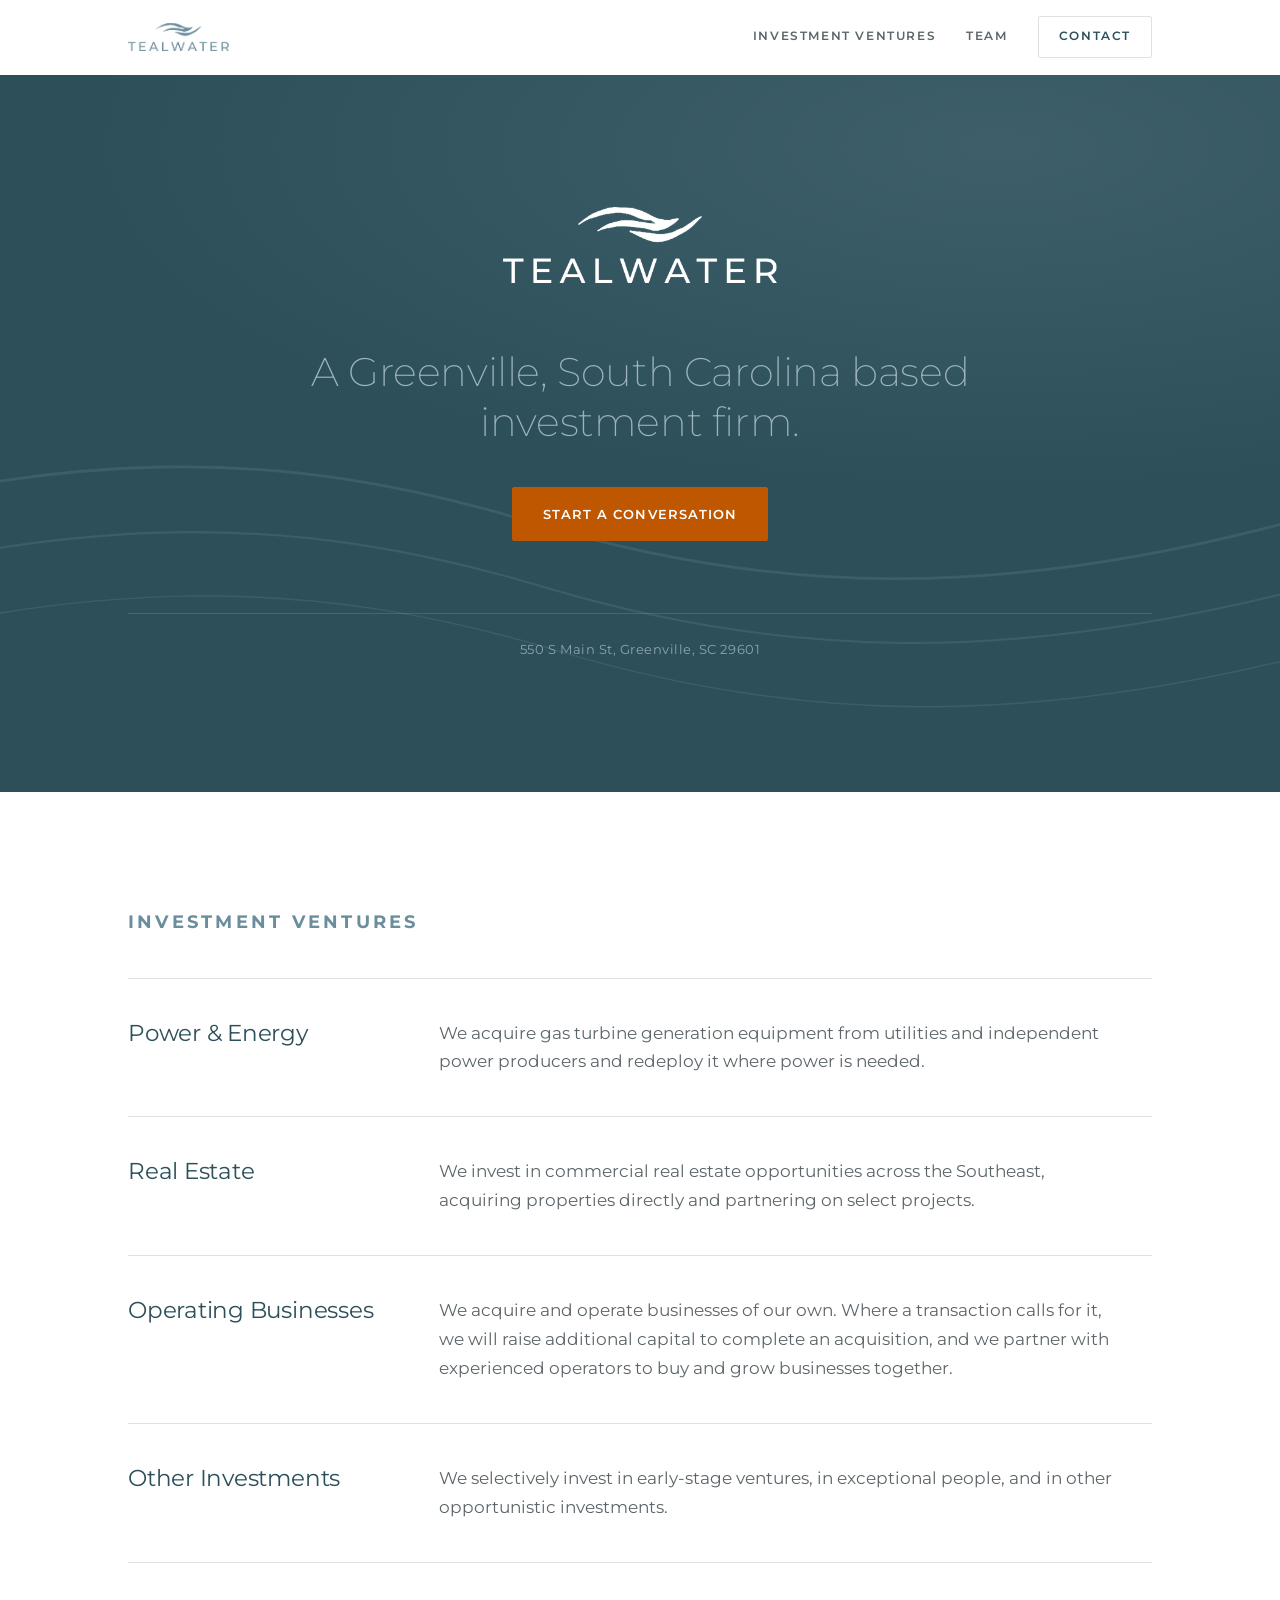
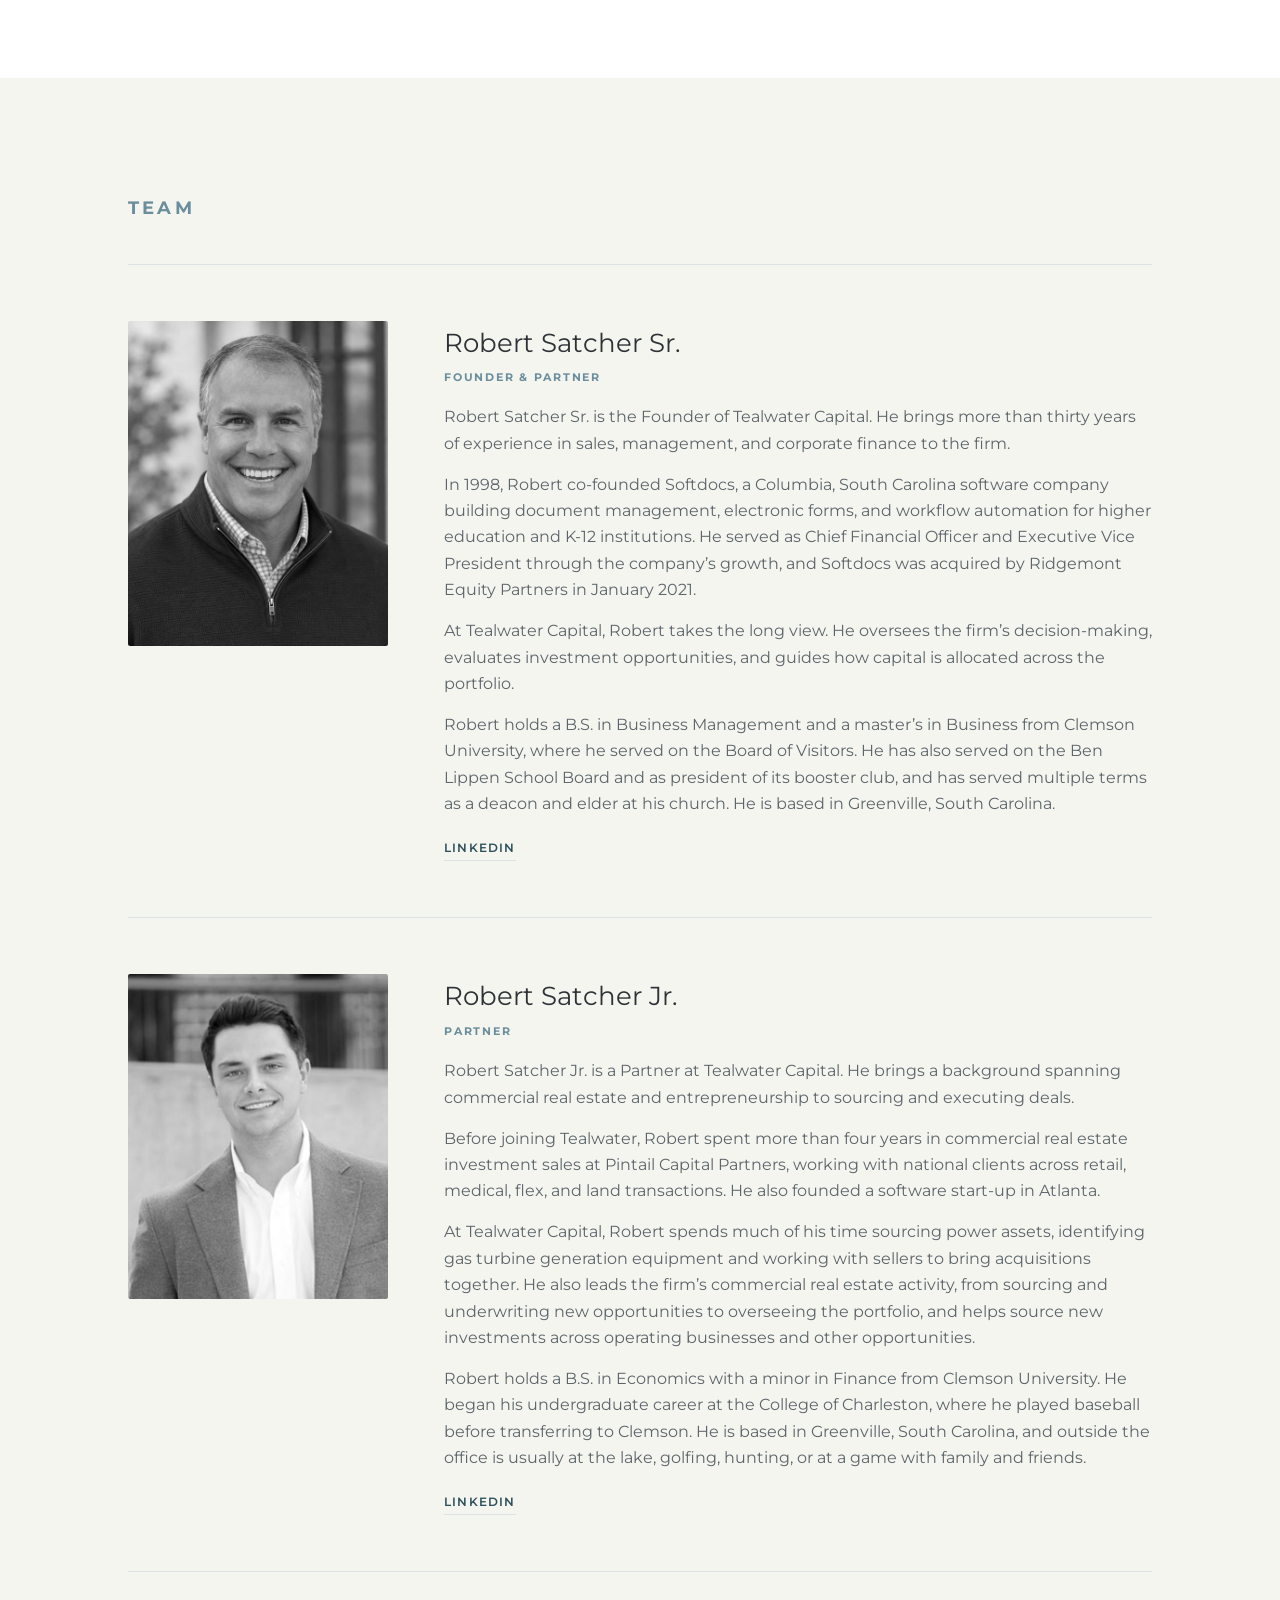
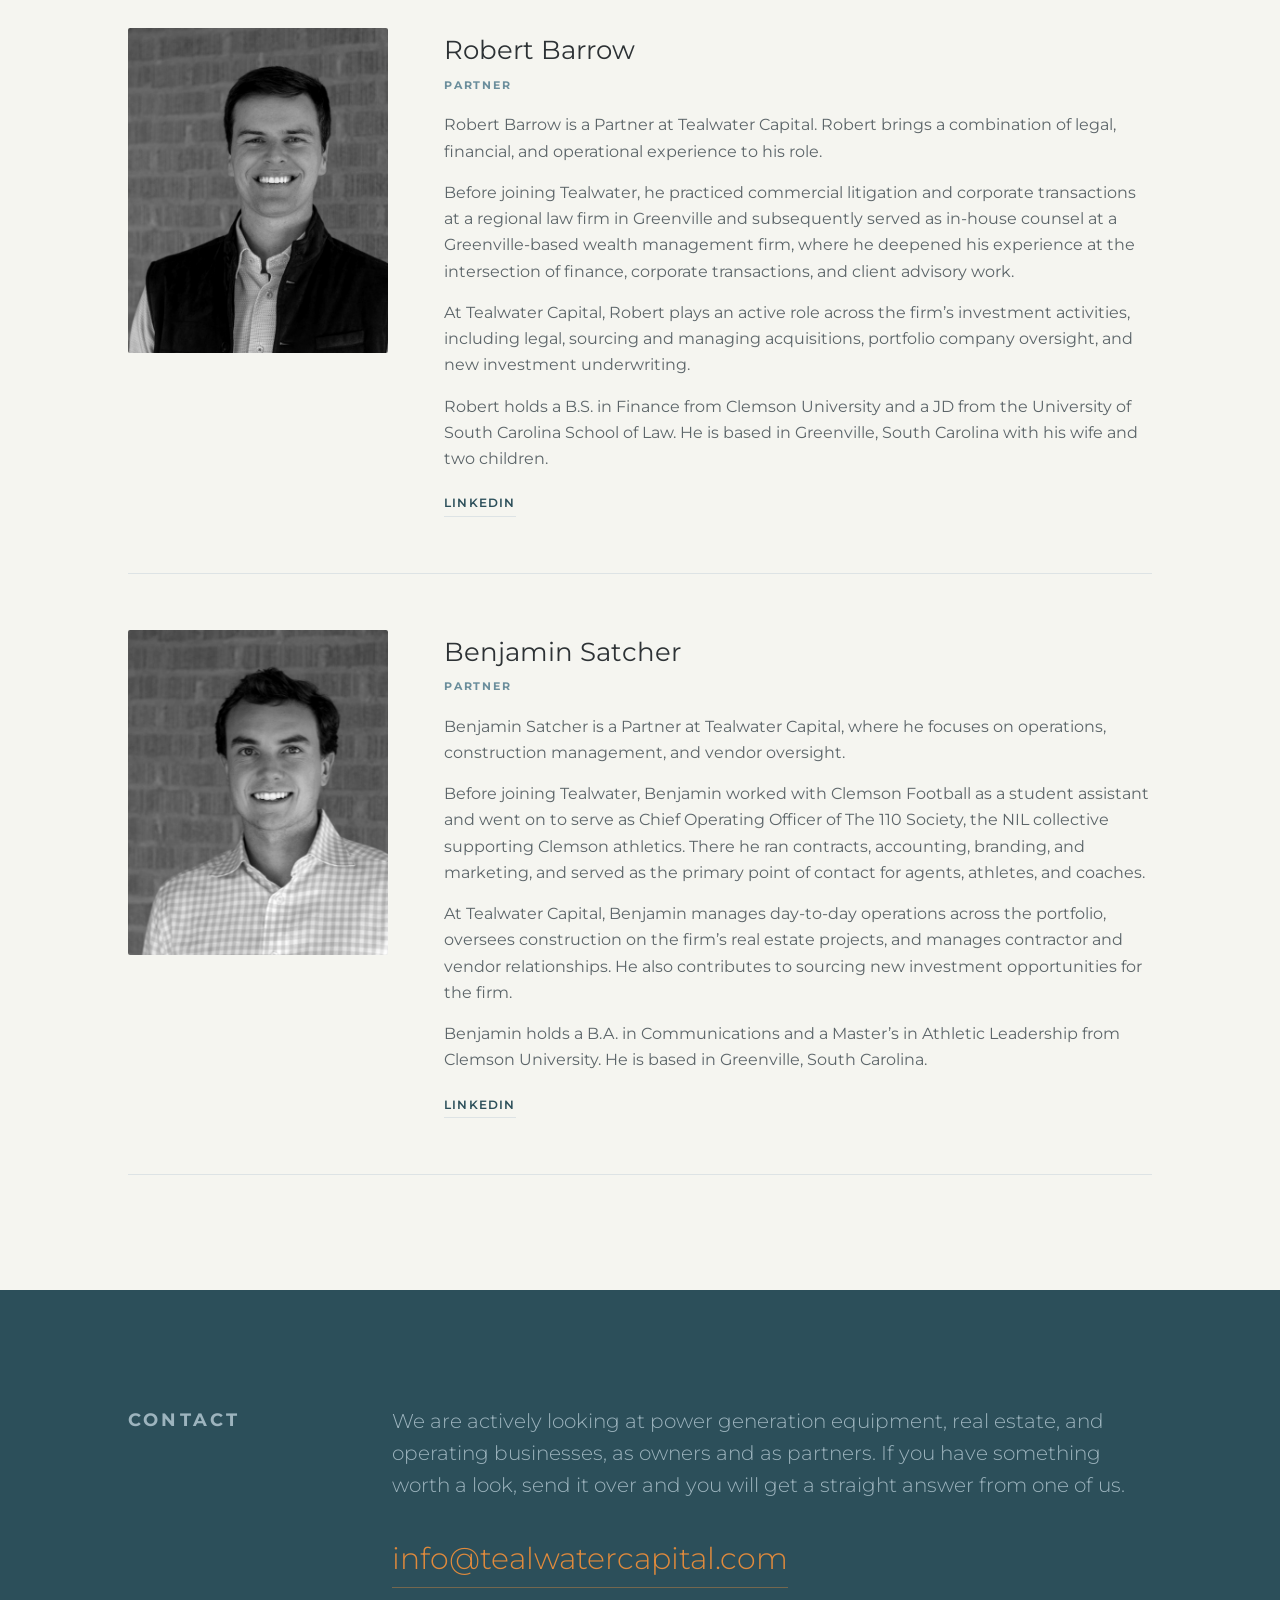
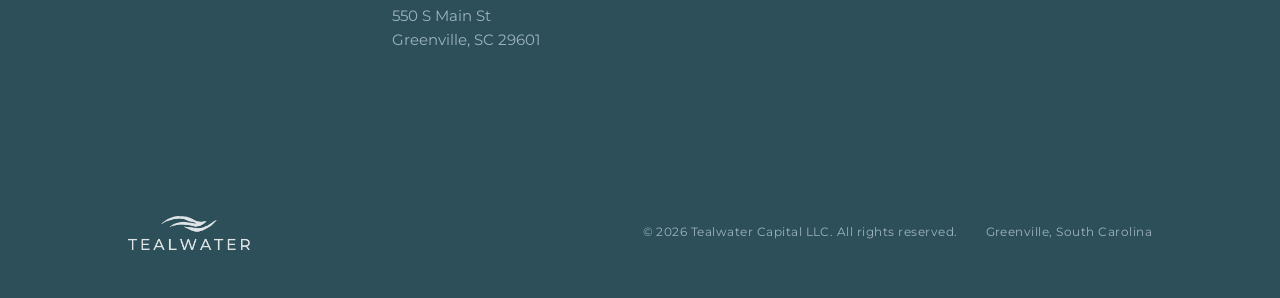
<file: source/_src.html>
<!DOCTYPE html>
<html lang="en">
<head>
<meta charset="utf-8">
<meta name="viewport" content="width=device-width, initial-scale=1">
<title>Tealwater Capital — Greenville, South Carolina</title>
<meta name="description" content="Tealwater Capital is a Greenville, South Carolina investment firm focused on power generation equipment, commercial real estate, and operating businesses.">
<meta property="og:title" content="Tealwater Capital">
<meta property="og:description" content="A Greenville, South Carolina based investment firm.">
<meta property="og:type" content="website">
<link rel="icon" href="[data-uri]">
<link rel="preconnect" href="https://fonts.googleapis.com">
<link rel="preconnect" href="https://fonts.gstatic.com" crossorigin>
<link href="https://fonts.googleapis.com/css2?family=Montserrat:wght@200;300;400;500;600;700&display=swap" rel="stylesheet">
<link rel="stylesheet" href="styles.css">
</head>
<body>

<a class="skip" href="#main">Skip to content</a>

<header class="nav" id="nav">
  <div class="nav__inner">
    <a class="nav__logo" href="#top" aria-label="Tealwater Capital home">
      <img src="[data-uri]" alt="Tealwater Capital">
    </a>
    <nav class="nav__links" aria-label="Main">
      <a href="#ventures">INVESTMENT VENTURES</a>
      <a href="#team">TEAM</a>
      <a class="nav__cta" href="#contact">CONTACT</a>
    </nav>
  </div>
</header>

<main id="main">

  <!-- ============ HERO ============ -->
  <section class="hero" id="top">
    <div class="hero__wash" aria-hidden="true"></div>
    <div class="wrap hero__inner hero__inner--center">
      <img class="hero__logo" src="[data-uri]" alt="Tealwater Capital">
      <h1 class="hero__title">A Greenville, South Carolina based investment firm.</h1>
      <div class="hero__actions">
        <a class="btn" href="#contact">Start a conversation</a>
      </div>
      <p class="hero__meta">
        <span>550 S Main St, Greenville, SC 29601</span>
      </p>
    </div>
  </section>

  <!-- ============ INVESTMENT VENTURES ============ -->
  <section class="section" id="ventures">
    <div class="wrap">
      <span class="eyebrow">Investment ventures</span>
      <ul class="holdings">
        <li class="holding">
          <div class="holding__meta"><h3 class="holding__name">Power &amp; Energy</h3></div>
          <div class="holding__body">
            <p>We acquire gas turbine generation equipment from utilities and
               independent power producers and redeploy it where power is needed.</p>
          </div>
        </li>

        <li class="holding">
          <div class="holding__meta"><h3 class="holding__name">Real Estate</h3></div>
          <div class="holding__body">
            <p>We invest in commercial real estate opportunities across the
               Southeast, acquiring properties directly and partnering on select
               projects.</p>
          </div>
        </li>

        <li class="holding">
          <div class="holding__meta"><h3 class="holding__name">Operating Businesses</h3></div>
          <div class="holding__body">
            <p>We acquire and operate businesses of our own. Where a transaction
               calls for it, we will raise additional capital to complete an
               acquisition, and we partner with experienced operators to buy and
               grow businesses together.</p>
          </div>
        </li>

        <li class="holding">
          <div class="holding__meta"><h3 class="holding__name">Other Investments</h3></div>
          <div class="holding__body">
            <p>We selectively invest in early&#8209;stage ventures, in exceptional
               people, and in other opportunistic investments.</p>
          </div>
        </li>
      </ul>
    </div>
  </section>

  <!-- ============ TEAM ============ -->
  <section class="section section--cream" id="team">
    <div class="wrap">
      <span class="eyebrow">Team</span>

      <ul class="team">
        <li class="person">
          <div class="person__photo"><img src="assets/team/person-1.jpg" alt="Robert Satcher Sr."></div>
          <div class="person__text">
            <h3 class="person__name">Robert Satcher Sr.</h3>
            <p class="person__role">Founder &amp; Partner</p>
            <p>Robert Satcher Sr. is the Founder of Tealwater Capital. He brings more than thirty years of experience in sales, management, and corporate finance to the firm.</p>
            <p>In 1998, Robert co-founded Softdocs, a Columbia, South Carolina software company building document management, electronic forms, and workflow automation for higher education and K&#8209;12 institutions. He served as Chief Financial Officer and Executive Vice President through the company&rsquo;s growth, and Softdocs was acquired by Ridgemont Equity Partners in January 2021.</p>
            <p>At Tealwater Capital, Robert takes the long view. He oversees the firm&rsquo;s decision&#8209;making, evaluates investment opportunities, and guides how capital is allocated across the portfolio.</p>
            <p>Robert holds a B.S. in Business Management and a master&rsquo;s in Business from Clemson University, where he served on the Board of Visitors. He has also served on the Ben Lippen School Board and as president of its booster club, and has served multiple terms as a deacon and elder at his church. He is based in Greenville, South Carolina.</p>
            <a class="person__link" href="https://www.linkedin.com/in/robert-satcher-95761044/" target="_blank" rel="noopener">LinkedIn</a>
          </div>
        </li>
        <li class="person">
          <div class="person__photo"><img src="assets/team/person-2.jpg" alt="Robert Satcher Jr."></div>
          <div class="person__text">
            <h3 class="person__name">Robert Satcher Jr.</h3>
            <p class="person__role">Partner</p>
            <p>Robert Satcher Jr. is a Partner at Tealwater Capital. He brings a background spanning commercial real estate and entrepreneurship to sourcing and executing deals.</p>
            <p>Before joining Tealwater, Robert spent more than four years in commercial real estate investment sales at Pintail Capital Partners, working with national clients across retail, medical, flex, and land transactions. He also founded a software start&#8209;up in Atlanta.</p>
            <p>At Tealwater Capital, Robert spends much of his time sourcing power assets, identifying gas turbine generation equipment and working with sellers to bring acquisitions together. He also leads the firm&rsquo;s commercial real estate activity, from sourcing and underwriting new opportunities to overseeing the portfolio, and helps source new investments across operating businesses and other opportunities.</p>
            <p>Robert holds a B.S. in Economics with a minor in Finance from Clemson University. He began his undergraduate career at the College of Charleston, where he played baseball before transferring to Clemson. He is based in Greenville, South Carolina, and outside the office is usually at the lake, golfing, hunting, or at a game with family and friends.</p>
            <a class="person__link" href="https://www.linkedin.com/in/robert-satcher-jr/" target="_blank" rel="noopener">LinkedIn</a>
          </div>
        </li>
        <li class="person">
          <div class="person__photo"><img src="assets/team/person-3.jpg" alt="Robert Barrow"></div>
          <div class="person__text">
            <h3 class="person__name">Robert Barrow</h3>
            <p class="person__role">Partner</p>
            <p>Robert Barrow is a Partner at Tealwater Capital. Robert brings a combination of legal, financial, and operational experience to his role.</p>
            <p>Before joining Tealwater, he practiced commercial litigation and corporate transactions at a regional law firm in Greenville and subsequently served as in&#8209;house counsel at a Greenville&#8209;based wealth management firm, where he deepened his experience at the intersection of finance, corporate transactions, and client advisory work.</p>
            <p>At Tealwater Capital, Robert plays an active role across the firm&rsquo;s investment activities, including legal, sourcing and managing acquisitions, portfolio company oversight, and new investment underwriting.</p>
            <p>Robert holds a B.S. in Finance from Clemson University and a JD from the University of South Carolina School of Law. He is based in Greenville, South Carolina with his wife and two children.</p>
            <a class="person__link" href="https://www.linkedin.com/in/robert-barrow-57586788/" target="_blank" rel="noopener">LinkedIn</a>
          </div>
        </li>
        <li class="person">
          <div class="person__photo"><img src="assets/team/person-4.jpg" alt="Benjamin Satcher"></div>
          <div class="person__text">
            <h3 class="person__name">Benjamin Satcher</h3>
            <p class="person__role">Partner</p>
            <p>Benjamin Satcher is a Partner at Tealwater Capital, where he focuses on operations, construction management, and vendor oversight.</p>
            <p>Before joining Tealwater, Benjamin worked with Clemson Football as a student assistant and went on to serve as Chief Operating Officer of The 110 Society, the NIL collective supporting Clemson athletics. There he ran contracts, accounting, branding, and marketing, and served as the primary point of contact for agents, athletes, and coaches.</p>
            <p>At Tealwater Capital, Benjamin manages day&#8209;to&#8209;day operations across the portfolio, oversees construction on the firm&rsquo;s real estate projects, and manages contractor and vendor relationships. He also contributes to sourcing new investment opportunities for the firm.</p>
            <p>Benjamin holds a B.A. in Communications and a Master&rsquo;s in Athletic Leadership from Clemson University. He is based in Greenville, South Carolina.</p>
            <a class="person__link" href="https://www.linkedin.com/in/benjamin-satcher-a0809522a/" target="_blank" rel="noopener">LinkedIn</a>
          </div>
        </li>
      </ul>
    </div>
  </section>

  <!-- ============ CONTACT ============ -->
  <section class="section section--dark" id="contact">
    <div class="wrap grid-2">
      <div class="col-label"><span class="eyebrow eyebrow--light">Contact</span></div>
      <div class="col-body">
        <p class="lede lede--light">
          We are actively looking at power generation equipment, real estate, and
          operating businesses, as owners and as partners. If you
          have something worth a look, send it over and you will get a straight
          answer from one of us.
        </p>
        <address class="contact">
          <a class="contact__email contact__email--light" href="mailto:info@tealwatercapital.com">info@tealwatercapital.com</a>
          <span class="contact__addr contact__addr--light">550 S Main St<br>Greenville, SC 29601</span>
        </address>
      </div>
    </div>
  </section>

</main>

<footer class="footer">
  <div class="wrap footer__inner">
    <img class="footer__mark" src="[data-uri]" alt="Tealwater Capital">
    <div class="footer__meta">
      <span>&copy; <span id="year">2026</span> Tealwater Capital LLC. All rights reserved.</span>
      <span>Greenville, South Carolina</span>
    </div>
  </div>
</footer>

<script>
  document.getElementById('year').textContent = new Date().getFullYear();
  var nav = document.getElementById('nav');
  var onScroll = function () { nav.classList.toggle('nav--stuck', window.scrollY > 24); };
  onScroll();
  window.addEventListener('scroll', onScroll, { passive: true });
</script>

</body>
</html>
</file>
<file: source/styles.css>
/* ==========================================================================
   Tealwater Capital
   Brand tokens taken directly from the Tealwater Capital brand identity sheet.
   ========================================================================== */

:root {
  --teal:        #6B8E9C;  /* Primary Teal   */
  --teal-dark:   #2C4F5A;  /* Dark Teal      */
  --teal-light:  #9DB4BE;  /* Light Teal     */
  --orange:      #BF5700;  /* Burnt Orange   */
  --cream:       #F5F5F0;  /* Cream          */
  --charcoal:    #2D3235;  /* Charcoal       */
  --white:       #FFFFFF;

  --ink:         var(--charcoal);
  --ink-muted:   #5C6569;
  --rule:        #DDE3E5;

  --wrap:        1120px;
  --gutter:      clamp(20px, 5vw, 48px);
  --section-y:   clamp(72px, 9vw, 128px);

  --ff:          'Montserrat', -apple-system, BlinkMacSystemFont, 'Segoe UI',
                 Helvetica, Arial, sans-serif;
}

/* ---------- reset ---------- */
*, *::before, *::after { box-sizing: border-box; }
html { -webkit-text-size-adjust: 100%; scroll-behavior: smooth; }
@media (prefers-reduced-motion: reduce) {
  html { scroll-behavior: auto; }
  *, *::before, *::after { animation-duration: .01ms !important; transition-duration: .01ms !important; }
}
body {
  margin: 0;
  font-family: var(--ff);
  font-weight: 400;
  font-size: 17px;
  line-height: 1.7;
  color: var(--ink);
  background: var(--white);
  -webkit-font-smoothing: antialiased;
}
img { max-width: 100%; display: block; height: auto; }
h1, h2, h3 { margin: 0; font-weight: 300; letter-spacing: -0.01em; }
p { margin: 0 0 1.1em; }
p:last-child { margin-bottom: 0; }
ul, ol, dl { margin: 0; padding: 0; list-style: none; }
a { color: inherit; }

.skip {
  position: absolute; left: -9999px; top: 0; z-index: 100;
  background: var(--teal-dark); color: #fff; padding: 12px 20px;
}
.skip:focus { left: 0; }

:focus-visible {
  outline: 2px solid var(--orange);
  outline-offset: 3px;
}

.wrap {
  width: 100%;
  max-width: var(--wrap);
  margin: 0 auto;
  padding-inline: var(--gutter);
}

/* ---------- shared type ---------- */
.eyebrow {
  display: block;
  font-size: clamp(15px, 1.5vw, 18px);
  font-weight: 700;
  letter-spacing: .18em;
  text-transform: uppercase;
  color: var(--teal);
  margin-bottom: 40px;
}
.eyebrow--light { color: var(--teal-light); }

.h2 {
  font-size: clamp(28px, 3.4vw, 42px);
  line-height: 1.2;
  max-width: 20ch;
  margin-bottom: 20px;
}
.h2--light { color: var(--white); }

.section-sub {
  font-size: 18px;
  color: var(--ink-muted);
  max-width: 54ch;
  margin-bottom: 56px;
}
.section-sub--light { color: var(--teal-light); }

.lede {
  font-size: 20px;
  line-height: 1.6;
  font-weight: 300;
}

.link {
  color: var(--orange);
  text-decoration: none;
  border-bottom: 1px solid rgba(191, 87, 0, .35);
  padding-bottom: 1px;
}
.link:hover { border-bottom-color: var(--orange); }

/* ==========================================================================
   NAV
   ========================================================================== */
.nav {
  position: sticky; top: 0; z-index: 50;
  background: rgba(255, 255, 255, .94);
  backdrop-filter: saturate(150%) blur(8px);
  border-bottom: 1px solid transparent;
  transition: border-color .2s ease, box-shadow .2s ease;
}
.nav--stuck {
  border-bottom-color: var(--rule);
  box-shadow: 0 1px 20px rgba(44, 79, 90, .06);
}
.nav__inner {
  max-width: var(--wrap);
  margin: 0 auto;
  padding: 16px var(--gutter);
  display: flex; align-items: center; justify-content: space-between;
  gap: 24px;
}
.nav__logo img { height: 28px; width: auto; }
.nav__links {
  display: flex; align-items: center; gap: 30px;
  font-size: 11.5px; font-weight: 600;
  letter-spacing: .14em;
}
.nav__links a {
  text-decoration: none;
  color: var(--ink-muted);
  transition: color .16s ease;
}
.nav__links a:hover { color: var(--teal-dark); }
.nav__cta {
  color: var(--teal-dark) !important;
  border: 1px solid var(--rule);
  padding: 10px 20px;
  border-radius: 2px;
}
.nav__cta:hover { border-color: var(--teal); background: var(--cream); }

@media (max-width: 800px) {
  .nav__links a:not(.nav__cta) { display: none; }
}

/* ==========================================================================
   HERO
   ========================================================================== */
.hero {
  position: relative;
  background: var(--teal-dark);
  color: var(--white);
  overflow: hidden;
}
/* Signature: the brand's wave mark, enlarged and set as a faint tidal field. */
.hero__wash {
  position: absolute; inset: 0;
  background-image:
    radial-gradient(120% 80% at 78% 10%, rgba(157,180,190,.16), transparent 60%),
    url("data:image/svg+xml,%3Csvg xmlns='http://www.w3.org/2000/svg' viewBox='0 0 1200 300'%3E%3Cg fill='none' stroke='%239DB4BE' stroke-opacity='.14'%3E%3Cpath stroke-width='2' d='M-50,120 C180,50 340,50 520,105 C700,160 860,158 1050,110 C1140,88 1200,82 1260,88'/%3E%3Cpath stroke-width='1.5' d='M-50,168 C190,96 350,98 530,152 C710,206 870,204 1060,158 C1150,136 1210,130 1270,136'/%3E%3Cpath stroke-width='1' d='M-50,214 C200,142 360,144 540,198 C720,252 880,250 1070,204 C1160,182 1220,176 1280,182'/%3E%3C/g%3E%3C/svg%3E");
  background-repeat: no-repeat, no-repeat;
  background-position: center, center bottom;
  background-size: auto, 130% auto;
  pointer-events: none;
}
.hero__inner {
  position: relative;
  padding-top: clamp(72px, 11vw, 132px);
  padding-bottom: clamp(72px, 11vw, 132px);
}
.hero__logo {
  height: clamp(52px, 7vw, 76px);
  width: auto;
  margin-bottom: clamp(40px, 6vw, 64px);
}
.hero__title {
  font-size: clamp(26px, 3.6vw, 40px);
  line-height: 1.25;
  font-weight: 200;
  color: var(--teal-light);
  max-width: 24ch;
  margin-bottom: 40px;
}
.hero__sub {
  font-size: clamp(17px, 1.7vw, 20px);
  line-height: 1.65;
  font-weight: 300;
  color: var(--teal-light);
  max-width: 56ch;
  margin-bottom: 40px;
}
.hero__actions {
  display: flex; flex-wrap: wrap; gap: 14px;
  margin-bottom: clamp(48px, 7vw, 72px);
}
.hero__meta {
  font-size: 13px;
  letter-spacing: .04em;
  color: rgba(157, 180, 190, .85);
  display: flex; flex-wrap: wrap; gap: 10px; align-items: center;
  margin: 0;
  padding-top: 24px;
  border-top: 1px solid rgba(157, 180, 190, .22);
}
.hero__meta a { text-decoration: none; }
.hero__meta a:hover { color: var(--white); }
.hero__meta .dot { opacity: .5; }

.btn {
  display: inline-block;
  font-size: 13px; font-weight: 600;
  letter-spacing: .08em; text-transform: uppercase;
  text-decoration: none;
  padding: 15px 30px;
  border-radius: 2px;
  background: var(--orange);
  color: var(--white);
  border: 1px solid var(--orange);
  transition: background .16s ease, border-color .16s ease;
}
.btn:hover { background: #a44a00; border-color: #a44a00; }
.btn--ghost {
  background: transparent;
  color: var(--white);
  border-color: rgba(157, 180, 190, .45);
}
.btn--ghost:hover { background: rgba(157, 180, 190, .12); border-color: var(--teal-light); }

/* ==========================================================================
   SECTIONS
   ========================================================================== */
.section {
  padding-block: var(--section-y);
}
.section--cream { background: var(--cream); }
.section--dark  { background: var(--teal-dark); color: var(--white); }

.grid-2 {
  display: grid;
  grid-template-columns: 200px 1fr;
  gap: clamp(24px, 5vw, 64px);
  align-items: start;
}
.grid-2 .col-label .eyebrow { margin-bottom: 0; }
@media (max-width: 760px) {
  .grid-2 { grid-template-columns: 1fr; gap: 20px; }
}

/* wave divider between sections */
.wave-rule {
  color: var(--teal-light);
  max-width: var(--wrap);
  margin: 0 auto;
  padding-inline: var(--gutter);
}
.wave-rule svg { width: 100%; height: 34px; display: block; }

/* ==========================================================================
   TEAM  — stacked full-width rows, photo left
   ========================================================================== */
.team { border-top: 1px solid var(--rule); }

.person {
  display: grid;
  grid-template-columns: 260px 1fr;
  gap: clamp(24px, 5vw, 56px);
  padding-block: clamp(36px, 5vw, 56px);
  border-bottom: 1px solid var(--rule);
  align-items: start;
}
@media (max-width: 760px) {
  .person { grid-template-columns: 1fr; gap: 22px; }
  .person__photo { max-width: 220px; }
}

.person__photo {
  aspect-ratio: 4 / 5;
  background: var(--cream);
  overflow: hidden;
  border-radius: 2px;
}
.person__photo img {
  width: 100%; height: 100%;
  object-fit: cover;
  filter: grayscale(100%) contrast(1.02);
  transition: filter .35s ease;
}
.person:hover .person__photo img { filter: grayscale(0%); }

.person__text { max-width: 68ch; }

.person__name {
  font-size: clamp(21px, 2.2vw, 26px);
  font-weight: 400;
  letter-spacing: 0;
  margin-bottom: 3px;
}
.person__role {
  font-size: 11px;
  font-weight: 700;
  letter-spacing: .16em;
  text-transform: uppercase;
  color: var(--teal);
  margin-bottom: 18px;
}
.person__text p:not(.person__role) {
  font-size: 15.5px;
  line-height: 1.7;
  color: var(--ink-muted);
  margin-bottom: .95em;
}
.person__link {
  display: inline-block;
  margin-top: 6px;
  font-size: 12px;
  font-weight: 600;
  letter-spacing: .1em;
  text-transform: uppercase;
  text-decoration: none;
  color: var(--teal-dark);
  border-bottom: 1px solid var(--rule);
  padding-bottom: 2px;
}
.person__link:hover { border-bottom-color: var(--teal); }

/* ==========================================================================
   INVESTMENT VENTURES
   ========================================================================== */
.holdings { border-top: 1px solid var(--rule); }
.holding {
  display: grid;
  grid-template-columns: 260px 1fr;
  gap: clamp(16px, 4vw, 56px);
  padding-block: clamp(28px, 3.5vw, 40px);
  border-bottom: 1px solid var(--rule);
  align-items: start;
}
@media (max-width: 760px) {
  .holding { grid-template-columns: 1fr; gap: 10px; padding-block: 26px; }
}
.holding__name {
  font-size: clamp(19px, 2vw, 23px);
  font-weight: 400;
  line-height: 1.3;
  margin: 0;
  color: var(--teal-dark);
}
.holding__body p {
  color: var(--ink-muted);
  max-width: 62ch;
  margin-bottom: 10px;
}
.holding__body p:last-child { margin-bottom: 0; }

/* ==========================================================================
   CONTACT + FOOTER
   ========================================================================== */
.contact {
  font-style: normal;
  margin-top: 32px;
  display: flex;
  flex-direction: column;
  gap: 10px;
}
.contact__email {
  font-size: clamp(20px, 2.6vw, 30px);
  font-weight: 300;
  color: var(--orange);
  text-decoration: none;
  border-bottom: 1px solid rgba(191, 87, 0, .3);
  padding-bottom: 3px;
  width: fit-content;
}
.contact__email:hover { border-bottom-color: var(--orange); }
.contact__phone {
  font-size: 18px;
  text-decoration: none;
  color: var(--teal-dark);
  width: fit-content;
}
.contact__addr {
  font-size: 15px;
  color: var(--ink-muted);
  line-height: 1.6;
  margin-top: 6px;
}

.footer {
  background: var(--teal-dark);
  color: var(--teal-light);
  padding-block: 48px;
}
.footer__inner {
  display: flex;
  flex-wrap: wrap;
  align-items: center;
  justify-content: space-between;
  gap: 24px;
}
.footer__mark { height: 34px; width: auto; opacity: .85; }
.footer__meta {
  display: flex;
  flex-wrap: wrap;
  gap: 8px 28px;
  font-size: 12px;
  letter-spacing: .04em;
}

/* light variants used when a section sits on --teal-dark */
.lede--light { color: var(--teal-light); }
.contact__email--light {
  color: #E08A3C;
  border-bottom-color: rgba(224, 138, 60, .4);
}
.contact__email--light:hover { border-bottom-color: #E08A3C; }
.contact__phone--light { color: var(--white); }
.contact__addr--light  { color: var(--teal-light); }

/* centered hero variant */
.hero__inner--center { text-align: center; }
.hero__inner--center .hero__logo { margin-inline: auto; }
.hero__inner--center .hero__title { max-width: 26ch; margin-inline: auto; }
.hero__inner--center .hero__actions { justify-content: center; }
.hero__inner--center .hero__meta { justify-content: center; }
</file>
